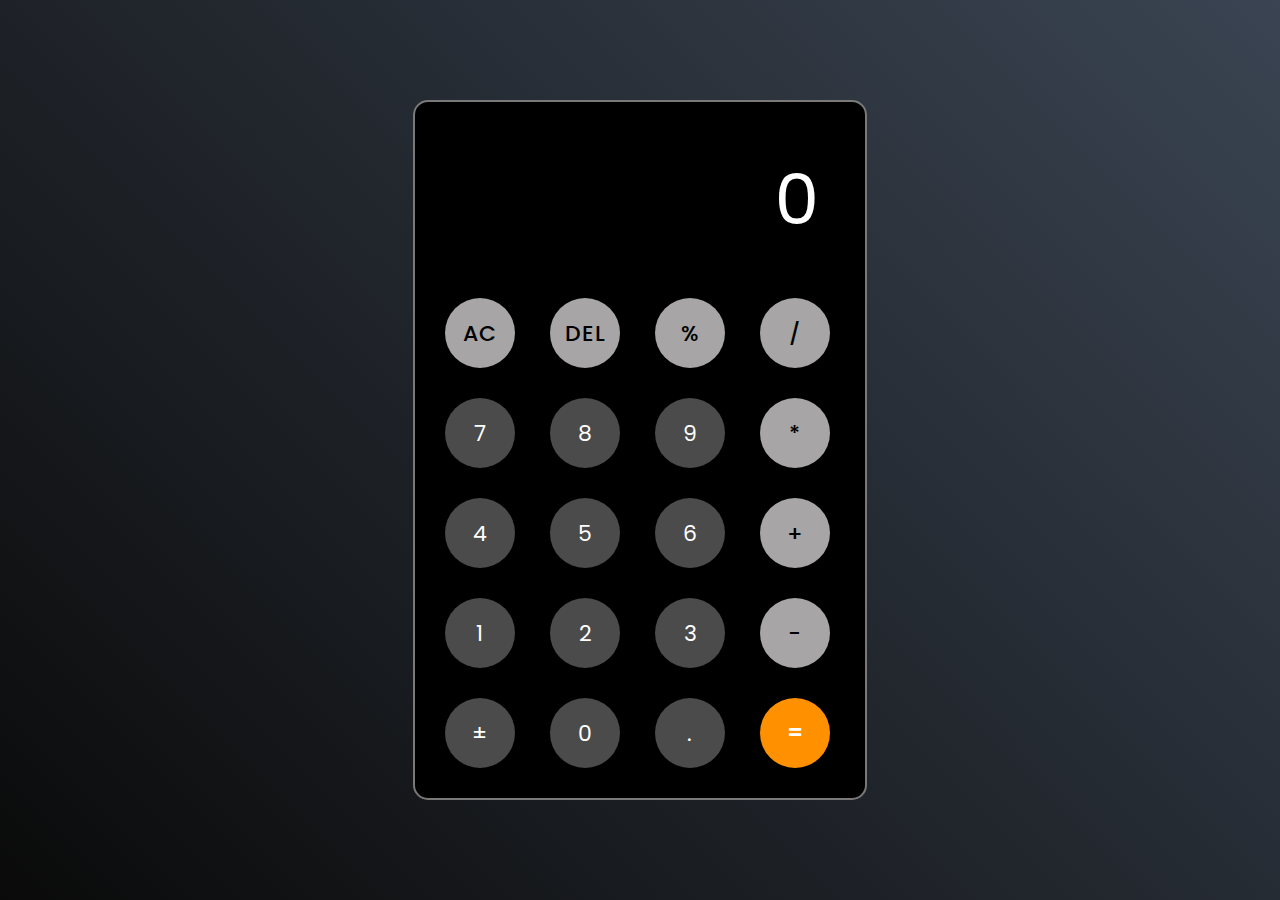
<file: calculator/index.html>
<!DOCTYPE html>
<html lang="en">
<head>
    <meta charset="UTF-8">
    <meta name="viewport" content="width=device-width, initial-scale=1.0">
    <title>calculator</title>
    <link rel="stylesheet" href="style.css">
    <link rel="preconnect" href="https://fonts.googleapis.com">
    <link rel="preconnect" href="https://fonts.gstatic.com" crossorigin>
    <link href="https://fonts.googleapis.com/css2?family=Poppins:ital,wght@0,100;0,200;0,300;0,400;0,500;0,600;0,700;0,800;0,900;1,100;1,200;1,300;1,400;1,500;1,600;1,700;1,800;1,900&display=swap" rel="stylesheet">
</head>
<body>
    <div class="calculator">
        <div class="display">
            <input type="text" id="inputBox" value="0" placeholder="0">
        </div>

        <div class="row">
            <button type="button" class="opr">AC</button>
            <button type="button" class="opr">DEL</button>
            <button type="button" class="opr">%</button>
            <button type="button" class="opr">/</button>
        </div>

        <div class="row">
            <button type="button">7</button>
            <button type="button">8</button>
            <button type="button">9</button>
            <button type="button" class="opr">*</button>
        </div>

        <div class="row">
            <button type="button">4</button>
            <button type="button">5</button>
            <button type="button">6</button>
            <button type="button" class="opr">+</button>
        </div>

        <div class="row">
            <button type="button">1</button>
            <button type="button">2</button>
            <button type="button">3</button>
            <button type="button" class="opr">-</button>
        </div>
        <div class="row">
            <button type="button" id="plusMinus">&#xB1;</button>
            <button type="button">0</button>
            <button type="button">.</button>
            <button type="button" id="eqBtn">=</button>
        </div>
    </div>
    <script src="script.js"></script>
</body>
</html>
</file>
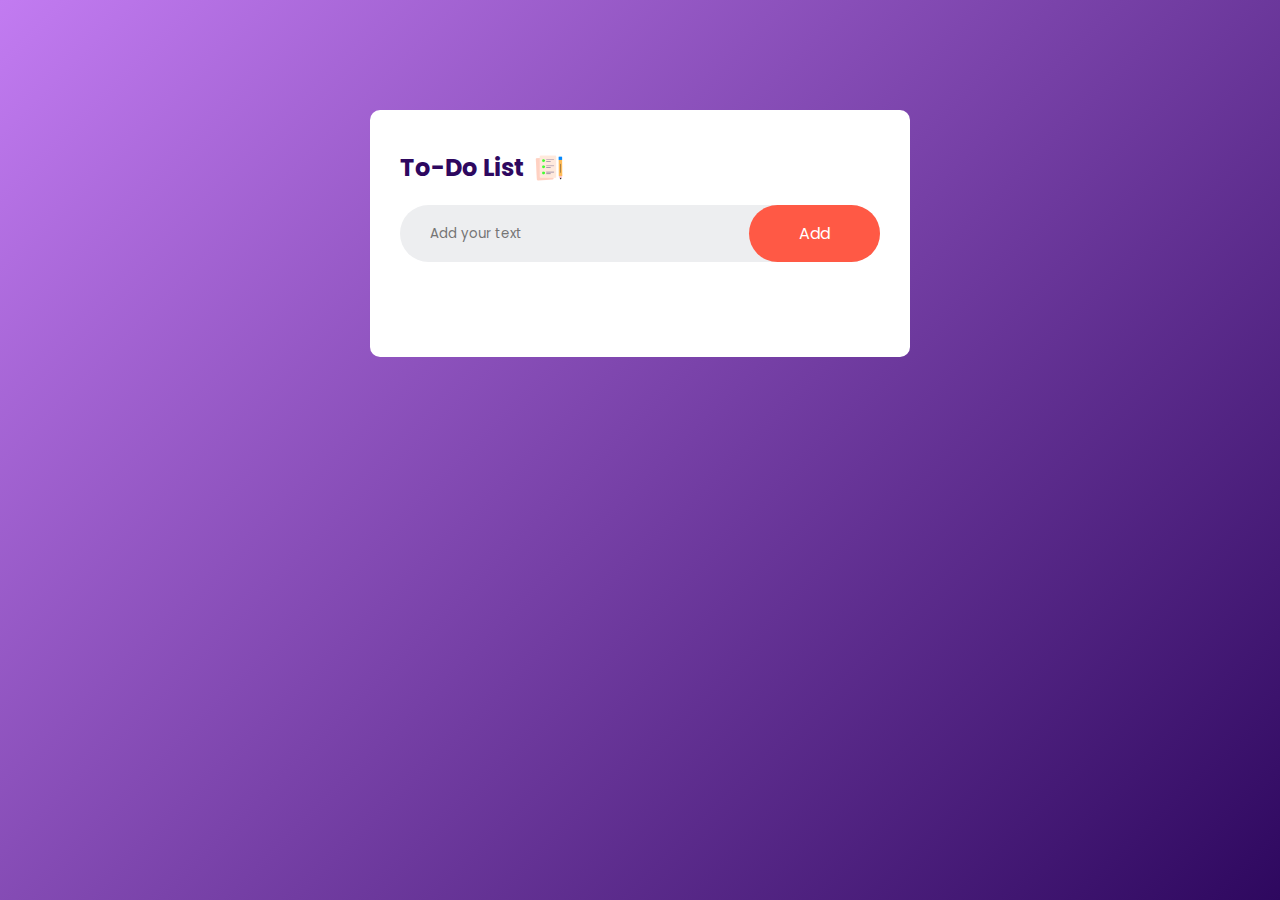
<file: to do webapp/index.html>
<!DOCTYPE html>
<html lang="en">
<head>
    <meta charset="UTF-8">
    <meta name="viewport" content="width=device-width, initial-scale=1.0">
    <title>to-do web-app</title>
    <link rel="stylesheet" href="style.css">
</head>
<body>
    
    <div class="container">
        <div class="todo-app">
            <h2>To-Do List <img src="./images/icon.png" alt=""></h2>
            <div class="row">
                <input type="text" id="input-box" placeholder="Add your text">
                <button onclick="addTask()">Add</button>
            </div>
            <ul id="list-container">
                <!-- <li class="checked">Task 1</li>
                <li>Task 2</li>
                <li>Task 3</li> -->
            </ul>
        </div>
    </div>
    <script src="script.js"></script>

</body>
</html>
</file>
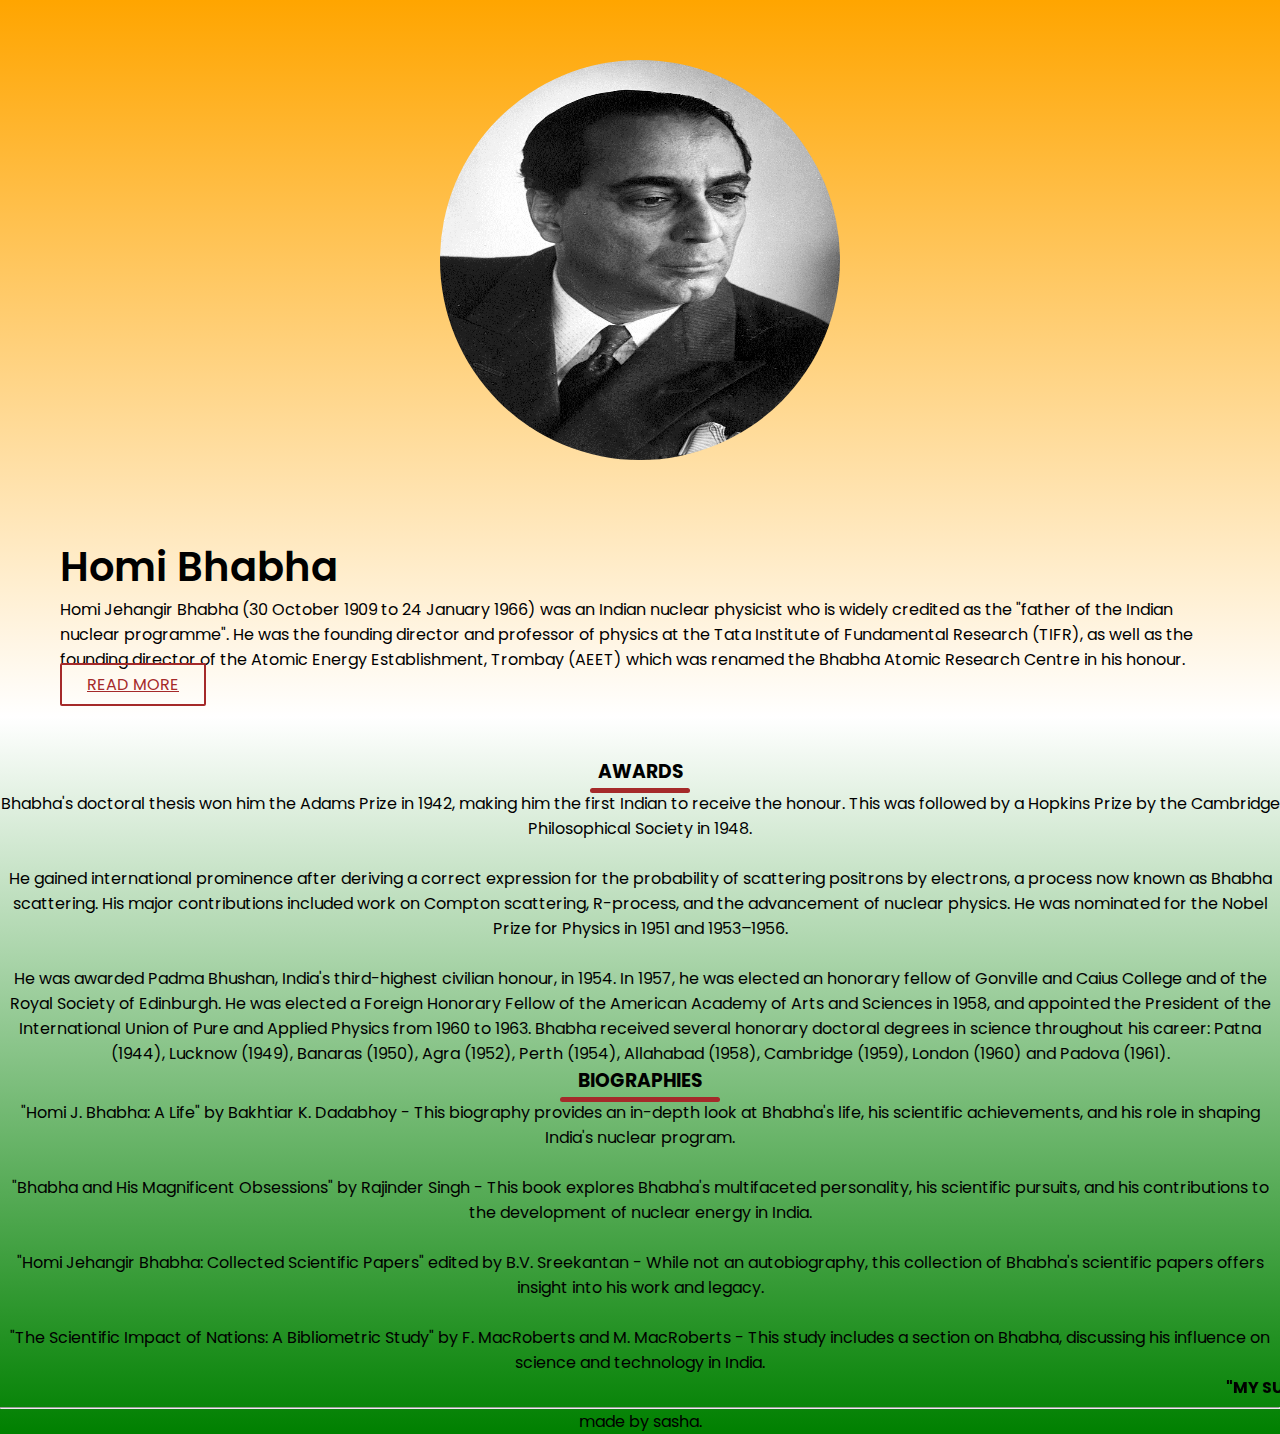
<file: tribute page/index.html>
<!DOCTYPE html>
<html lang="en">
<head>
    <meta charset="UTF-8">
    <meta name="viewport" content="width=device-width, initial-scale=1.0">
    <title>Homi J. Bhabha</title>
    <link rel="stylesheet" href="style.css">
    <link rel="stylesheet" href="https://cdn.jsdelivr.net/npm/bootstrap@4.5.3/dist/css/bootstrap.min.css" integrity="sha384-TX8t27EcRE3e/ihU7zmQxVncDAy5uIKz4rEkgIXeMed4M0jlfIDPvg6uqKI2xXr2" crossorigin="anonymous">
</head>
<body>

    <section id="heading">
        <div class="container">
            <div class="row">
                <div class="col-md-6 text-centre py-4">
                    <img src="./images/Homi_Jehangir_Bhabha_1960s.jpg" alt="Homi Bhabha" width="400px" height="400px">
                </div>
                <div class="col-md-6">
                    <p class="promo-title text-centre">Homi Bhabha</p>
                    <p>Homi Jehangir Bhabha (30 October 1909 to 24 January 1966) was an Indian nuclear physicist who is widely credited as the "father of the Indian nuclear programme". He was the founding director and professor of physics at the Tata Institute of Fundamental Research (TIFR), as well as the founding director of the Atomic Energy Establishment, Trombay (AEET) which was renamed the Bhabha Atomic Research Centre in his honour.</p>
                    <div class="text-centre">
                        <a href="https://en.wikipedia.org/wiki/Homi_J._Bhabha" class="btn btn-primary">READ MORE</a>
                    </div>
                </div>
            </div>
        </div>
    </section>
    


    <section id="awards">
        <div class="container" id="more">
            <h3 class="title text-centre font-weight-bold">AWARDS</h3>
            <ul class="py-4">
                <li>Bhabha's doctoral thesis won him the Adams Prize in 1942, making him the first Indian to receive the honour. This was followed by a Hopkins Prize by the Cambridge Philosophical Society in 1948.
                </li>
                <br>
                <li>He gained international prominence after deriving a correct expression for the probability of scattering positrons by electrons, a process now known as Bhabha scattering. His major contributions included work on Compton scattering, R-process, and the advancement of nuclear physics. He was nominated for the Nobel Prize for Physics in 1951 and 1953–1956.
                </li>
                <br>
                <li>He was awarded Padma Bhushan, India's third-highest civilian honour, in 1954. In 1957, he was elected an honorary fellow of Gonville and Caius College and of the Royal Society of Edinburgh. He was elected a Foreign Honorary Fellow of the American Academy of Arts and Sciences in 1958, and appointed the President of the International Union of Pure and Applied Physics from 1960 to 1963. Bhabha received several honorary doctoral degrees in science throughout his career: Patna (1944), Lucknow (1949), Banaras (1950), Agra (1952), Perth (1954), Allahabad (1958), Cambridge (1959), London (1960) and Padova (1961).</li>
                
            </ul>
        </div>
    </section>


    <section id="awards">
        <div class="container" id="more">
            <h3 class="title2 text-centre font-weight-bold">BIOGRAPHIES</h3>
            <ul class="py-4">
                <li>"Homi J. Bhabha: A Life" by Bakhtiar K. Dadabhoy - This biography provides an in-depth look at Bhabha's life, his scientific achievements, and his role in shaping India's nuclear program.
                </li>
                <br>
                <li>"Bhabha and His Magnificent Obsessions" by Rajinder Singh - This book explores Bhabha's multifaceted personality, his scientific pursuits, and his contributions to the development of nuclear energy in India.
                </li>
                <br>
                <li>"Homi Jehangir Bhabha: Collected Scientific Papers" edited by B.V. Sreekantan - While not an autobiography, this collection of Bhabha's scientific papers offers insight into his work and legacy.
                </li>
                <br>
                <li>"The Scientific Impact of Nations: A Bibliometric Study" by F. MacRoberts and M. MacRoberts - This study includes a section on Bhabha, discussing his influence on science and technology in India.
                </li>
            </ul>
        </div>
    </section>

    <marquee direction="left">
        <strong class="homi">"My success will not depend on what A or B thinks of me. My success will be what I make of my work." ~ Homi J. Bhabha</strong>
    </marquee>

    <hr>

    <footer>
        <p class="sasha">made by sasha.</p>
    </footer>

</body>
</html>
</file>
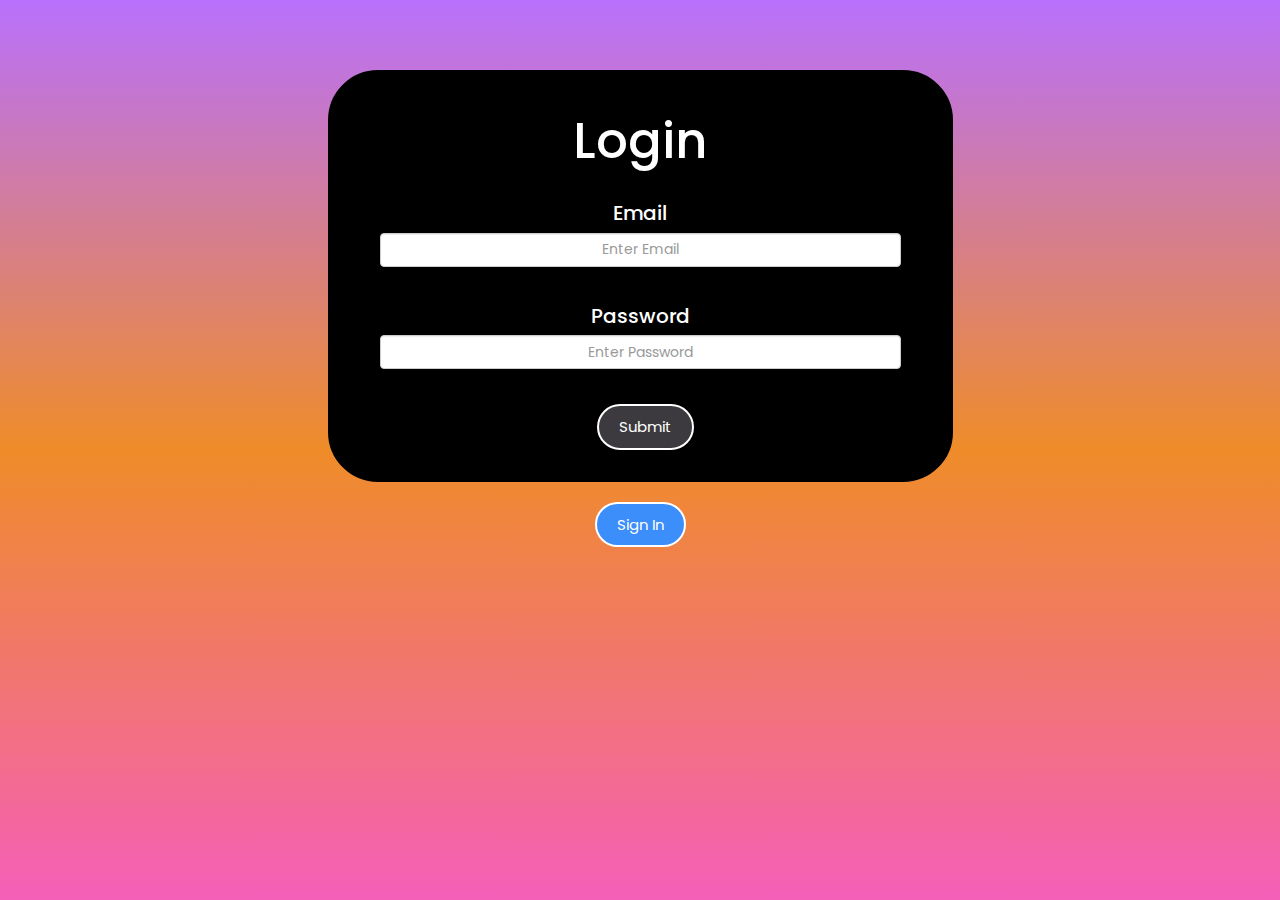
<file: login authentication/login.html>
<!DOCTYPE html>
<html lang="en">
<head>
    <meta charset="UTF-8">
    <meta name="viewport" content="width=device-width, initial-scale=1.0">
    <link
      rel="stylesheet"
      href="https://maxcdn.bootstrapcdn.com/bootstrap/3.4.1/css/bootstrap.min.css"
    />
    <link rel="stylesheet" href="style.css" />
    <script src="https://ajax.googleapis.com/ajax/libs/jquery/3.7.1/jquery.min.js"></script>
    <script src="https://maxcdn.bootstrapcdn.com/bootstrap/3.4.1/js/bootstrap.min.js"></script>

    <title>Login</title>
</head>
<body>
    <div class="container">
        <div class="card">
            <div class="box">

                <h2>Login</h2>
                <div class="space">

                    <form action="#">
                        <div class="form-group">
                            <label for="email">Email</label>
                            <input type="email" class="form-control" id="email" name="email" placeholder="Enter Email">
                        </div>
                        
                        <div class="form-group">
                            <label for="password">Password</label>
                            <input type="password" class="form-control" id="password" name="password" placeholder="Enter Password">
                        </div>
                    </div>
                    
                    <button type="button" onclick="saveData()" class="btn" id="save_btn"> Submit </button>
                </div>
                    <br>
                    <button type="button" class="btn1"><a href="registration.html">Sign In</a></button>

            </form>
        </div>
    </div>
</body>

<script>
    function saveData(){
        let email, password;
        email=document.getElementById("email").value;
        password=document.getElementById("password").value;

        let user_records=new Array();
        user_record=JSON.parse(localStorage.getItem("users"))?JSON.parse(localStorage.getItem("users")):[]
        if(user_record.some((v)=>{
            return v.email==email && v.password==password
        })){
            alert("Login Succesful !!")
            let current_user=user_record.filter((v)=>{
                return v.email==email && v.password==password
            })[0]

            localStorage.setItem("name",current_user.name);
            localStorage.setItem("email",current_user.email);
            window.location.href="profile.html";
        }
        else{
            alert("Login Failed");
        }
    }
</script>

</html>
</file>
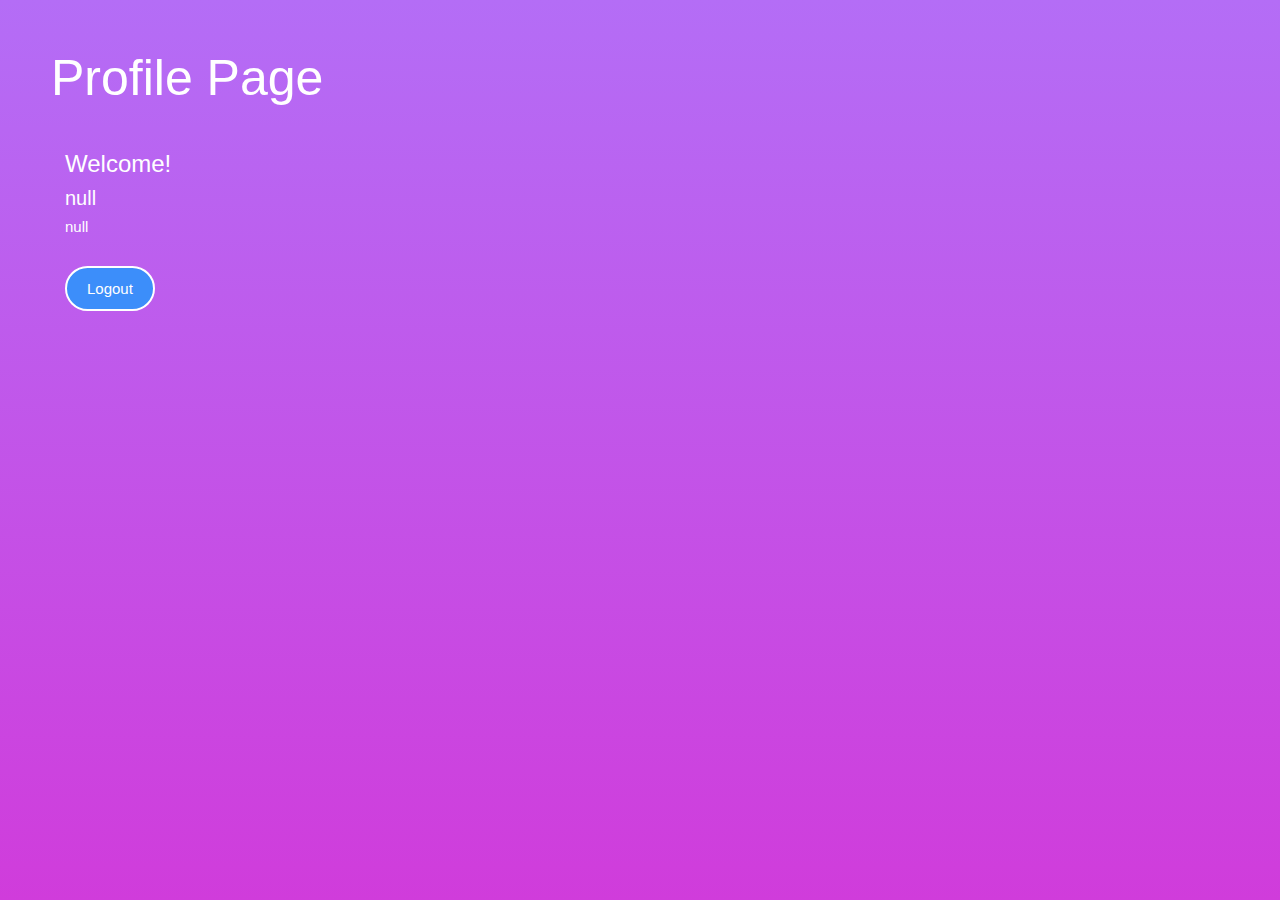
<file: login authentication/profile.html>
<!DOCTYPE html>
<html lang="en">
<head>
    <meta charset="UTF-8">
    <meta name="viewport" content="width=device-width, initial-scale=1.0">

     <link
      rel="stylesheet"
      href="https://maxcdn.bootstrapcdn.com/bootstrap/3.4.1/css/bootstrap.min.css"
    />
    <link rel="stylesheet" href="style.css" />
    <script src="https://ajax.googleapis.com/ajax/libs/jquery/3.7.1/jquery.min.js"></script>
    <script src="https://maxcdn.bootstrapcdn.com/bootstrap/3.4.1/js/bootstrap.min.js"></script>

    <title>Profile</title>
</head>
<body>
    <div class="d-flex justify-content-start">
        
        <div class="card">
            <h2 class="head">Profile Page</h2>
        </div>
        <div class="less">

            <h3>Welcome!</h3>
            <h4>
                <script>
                    document.write(localStorage.getItem("name"));
                </script>
                
            </h4>
            <h6>
                <script>
                    document.write(localStorage.getItem("email"));
                </script>
            </h6>
            <br>
            <button onclick="logOut()" class="btn1">Logout</button>
            
        </div>
    </div>
</body>
<script>
    function logOut(){
        localStorage.removeItem("name");
        localStorage.removeItem("email");
        window.location.href="login.html"
    }
</script>
</html>
</file>
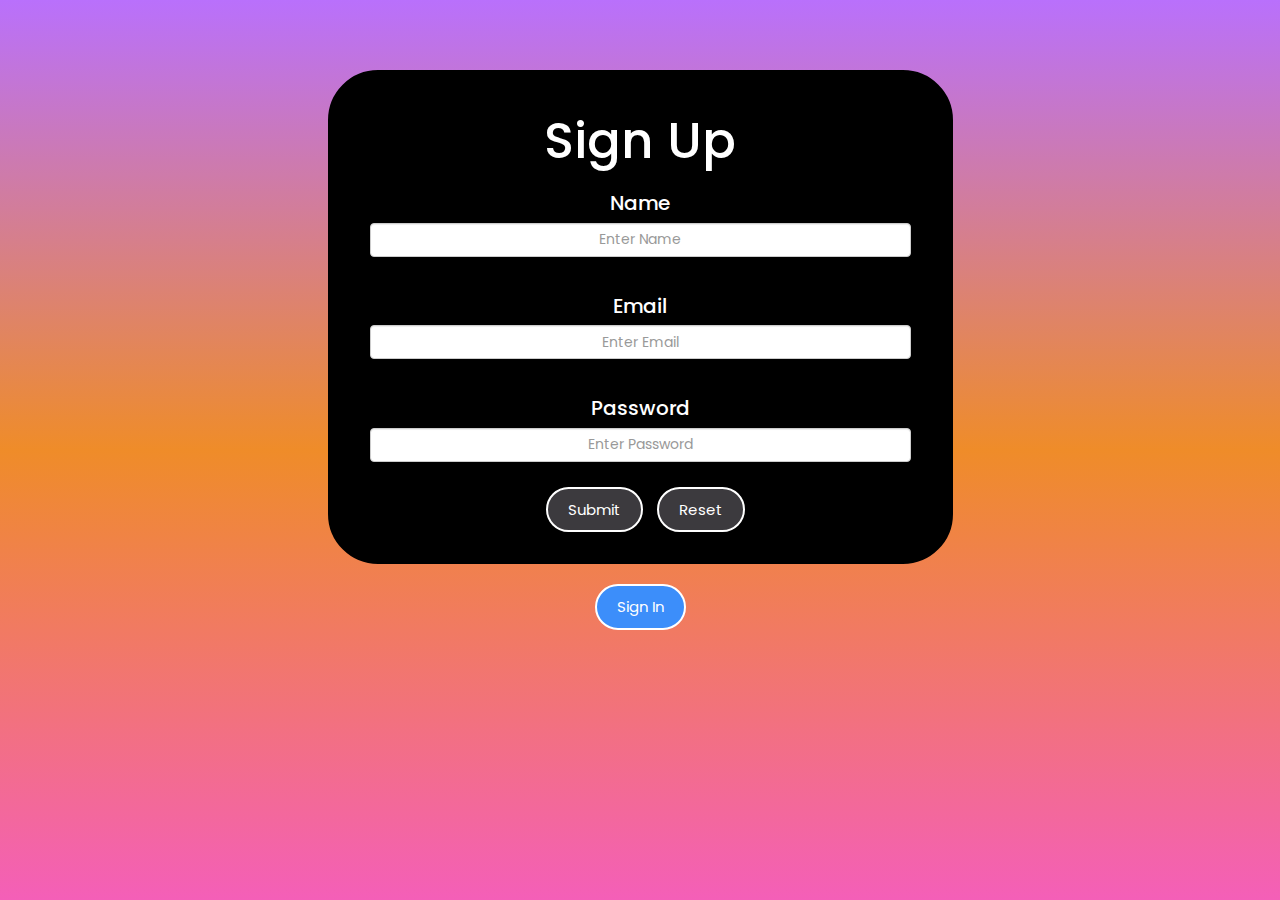
<file: login authentication/registration.html>
<!DOCTYPE html>
<html lang="en">
  <head>
    <meta charset="UTF-8" />
    <meta name="viewport" content="width=device-width, initial-scale=1.0" />
    <title>Sign Up</title>
    <link
      rel="stylesheet"
      href="https://maxcdn.bootstrapcdn.com/bootstrap/3.4.1/css/bootstrap.min.css"
    />
    <link rel="stylesheet" href="style.css" />
    <script src="https://ajax.googleapis.com/ajax/libs/jquery/3.7.1/jquery.min.js"></script>
    <script src="https://maxcdn.bootstrapcdn.com/bootstrap/3.4.1/js/bootstrap.min.js"></script>
  </head>
  <body>
    <div class="container">
      <div class="card">
          <div class="box">
        <h2>Sign Up</h2>

        <form action="#">

                <div class="form-group">
                    <label for="name">Name</label>
                    <input
                    type="text"
                    class="form-control"
                    id="name"
                    name="name"
                    placeholder="Enter Name"
                    />
                </div>
                
                <div class="form-group">
                    <label for="email">Email</label>
                    <input
                    type="email"
                    class="form-control"
                    id="email"
                    name="email"
                    placeholder="Enter Email"
                    />
                </div>
                
                <div class="form-group">
                    <label for="password">Password</label>
                    <input
                    type="password"
                    class="form-control"
                    id="password"
                    name="password"
                    placeholder="Enter Password"
                    />
                </div>
                <div class="text-centre">
                    <button
                    type="button"
                    onclick="saveData()"
                    class="btn"
                    id="save_btn"
                    >
                    Submit
                </button>
                <button type="reset" class="btn" id="">Reset</button>
            </div>
        </div>
        </form>
        <div class="signin">
            <br>
          <button type="button" class="btn1"><a href="login.html">Sign In</a></button>
        </div>
      </div>
    </div>
  </body>
  <script>
    function saveData() {
      let name, email, password;
      name = document.getElementById("name").value;
      email = document.getElementById("email").value;
      password = document.getElementById("password").value;

      //  localStorage.setItem("name",name);
      //localStorage.setItem("email",email);
      //localStorage.setItem("password",password);

      let user_records=new Array();
      user_records=JSON.parse(localStorage.getItem("users"))?JSON.parse(localStorage.getItem("users")):[];
      if (
        user_records.some((v) => {
          return v.email == email
        })) {alert("Email Already Taken!");
      } 
      else{
        user_records.push({
          "name": name,
          "email": email,
          "password": password,
        })
        localStorage.setItem("users",JSON.stringify(user_records))
        
        alert("Account Successfully Created!")

      }
    }
  </script>
</html>
</file>
<file: calculator/style.css>
*{
    margin: 0;
    padding: 0;
    font-family: "Poppins", sans-serif;
    letter-spacing: 1px;
}

body{
    min-height: 100vh;
    max-width: 100%;
    display: flex;
    justify-content: center;
    align-items: center;
    background: linear-gradient(45deg, #0a0a0a, #3a4452);
}

.calculator{
    padding: 15px;
    border: 2px solid rgb(122, 121, 120);
    border-radius: 15px;
    background-color: #000;
}

.display input{
    width: 360px;
    border: none;
    outline: none;
    padding: 20px;
    margin: 10px;
    background: transparent;
    color: #fff;
    font-size: 70px;
    text-align: right;
    cursor: pointer;
}

input::placeholder{
    color: #fff;
}

button{
    width: 70px;
    height: 70px;
    margin: 15px;
    background: rgb(75, 75, 75);
    color: #fff;
    font-size: 22px;
    font-weight: 400;
    border: 0;
    border-radius: 50px;
    
    }

button:active{
    background: rgb(51, 51, 51);
    transform: translate(2px,2px);
    }

.opr{
    color: black;
    background: #a7a5a5;
    font-weight: 500;
}

.opr:active{
    background: rgb(128, 127, 127);
    transform: translate(2px,2px);
}

#eqBtn{
    background: rgb(255, 145, 0);
    font-weight: 600;
}

#eqBtn:active{
    background: rgb(217, 101, 18);
    transform: translate(2px,2px);
}
</file>
<file: to do webapp/style.css>
@import url('https://fonts.googleapis.com/css2?family=Poppins:ital,wght@0,100;0,200;0,300;0,400;0,500;0,600;0,700;0,800;0,900;1,100;1,200;1,300;1,400;1,500;1,600;1,700;1,800;1,900&display=swap');

*{
    margin: 0;
    padding: 0;
    font-family: 'Poppins', sans-serif;
    box-sizing: border-box;
}

.container{
    width: 100%;
    min-height: 100vh;
    background: linear-gradient(135deg, #c27bf1, #2e085f);
    padding: 10px;
}

.todo-app{
    width: 100%;
    max-width: 540px;
    background: #fff;
    margin: 100px auto 20px;
    padding: 40px 30px 70px;
    border-radius: 10px;
}

.todo-app h2{
    color: #2e085f;
    display: flex;
    align-items: center;
    margin-bottom: 20px;
}

.todo-app h2 img{
    width: 30px;
    margin-left: 10px;
}

.row{
    display: flex;
    align-items: center;
    justify-content: space-between;
    background: #edeef0;
    border-radius: 30px;
    padding-left: 20px;
    margin-bottom: 25px;
}

input{
    flex: 1;
    border: none;
    outline: none;
    background: transparent;
    padding: 10px;
}

button{
    border: none;
    outline: none;
    padding: 16px 50px;
    background: #ff5945;
    color: #fff;
    font-size: 16px;
    cursor: pointer;
    border-radius: 40px;
}

button:hover{
    background: #dd4d3d;
}

ul li{
    list-style: none;
    font-size: 17px;
    padding: 12px 8px 12px 50px;
    user-select: none;
    cursor: pointer;
    position: relative;
}

ul li::before{
    content: '';
    position: absolute;
    height: 28px;
    width: 28px;
    border-radius: 50%;
    background-image: url(images/unchecked.png);
    background-size: cover;
    background-position: center;
    top: 12px;
    left: 8px;
}

ul li.checked{
    color: #555;
    text-decoration: line-through;
}

ul li.checked::before{
    background-image: url(images/checked.png);
}

ul li span{
    position: absolute;
    right: 0;
    top: 5px;
    width: 40px;
    height: 40px;
    font-size: 22px;
    color: #555;
    line-height: 40px;
    text-align: center;
}

ul li span:hover{
    background: #edeef0;
    border-radius: 50%;
}
</file>
<file: tribute page/style.css>
@import url('https://fonts.googleapis.com/css2?family=Poppins:ital,wght@0,100;0,200;0,300;0,400;0,500;0,600;0,700;0,800;0,900;1,100;1,200;1,300;1,400;1,500;1,600;1,700;1,800;1,900&display=swap');
*{
    margin: 0;
    padding: 0;
}

body{
    font-family: 'Poppins', sans-serif !important;
}

.promo-title{
    font-size: 40px;
    font-weight: 600;
    margin-top: 70px;
}

.btn-primary{
    box-shadow: none !important;
    padding: 8px 25px;
    border-radius: 2px !important;
    border: 2px solid brown !important;
    color: brown !important; 
    background: none !important;
}

.btn-primary:hover{
    background: brown !important;
    color: #fff !important;
    border: 2px solid #fff !important;
}

.row{
    padding: 60px;
}

.title{
    text-align: center;
}
.title2{
    text-align: center;
}

.py-4{
    list-style-type: none;
    text-align: center;
}

#award{
    padding: 40px 0;
    color: brown;
}

.title::after{ 
    content: '';
    background: brown;
    height: 5px;
    width: 100px;
    margin-left: auto;
    margin-right: auto;
    display: block !important;
    border-radius: 50px;
    transform: translateY(2px);
}

.title2::after{
    content: '';
    background: brown;
    height: 5px;
    width: 160px;
    margin-left: auto;
    margin-right: auto;
    display: block !important;
    border-radius: 50px;
    transform: translateY(2px);
}

.homi{
    text-transform: uppercase;
}

.sasha{
    text-align: center;
}

body{
    background: linear-gradient(orange,white,green) !important;
}
img {
    border-radius: 200px !important;
 }
</file>
<file: login authentication/style.css>
@import url('https://fonts.googleapis.com/css2?family=Poppins:ital,wght@0,100;0,200;0,300;0,400;0,500;0,600;0,700;0,800;0,900;1,100;1,200;1,300;1,400;1,500;1,600;1,700;1,800;1,900&display=swap');

.container{
    width: 100%;
    height: 100vh;
    background: linear-gradient(rgb(185, 112, 252), rgb(239, 140, 41), rgb(244, 95, 184));
    color: white;
    font-family: 'Poppins',sans-serif;
}

.container .card{
    width: 50%;
    height: 50%;
    text-align: center;
    margin: auto;
}

label{
    font-size: 20px;
    font-weight: 500;
}

h2{
    font-size: 50px;
    padding: 10px;
    margin: 1px;
}

.form-group{
    padding: 10px;
}

.btn{
    background-color: rgb(60, 58, 62);
    border-radius: 30px;
    border: 2px solid white;
    font-size: 15px;
    padding: 10px 20px;
    display: inline;
    justify-content: space-between;
    margin-left: 10px;
}

button:hover{
    background: rgb(85, 80, 85);
    color: white;
}

.btn1{
    background: rgb(60, 142, 250);
    border: 2px solid white;
    border-radius: 30px;
    font-size: 15px;
    padding: 10px 20px;
}

.btn1:hover{
    background-color: rgb(78, 99, 206);
}

a{
    color: white;
}

label{
    align-items: left;
}

.box{
    border: 2px solid black;
    padding: 30px;
    margin-top: 70px;
    box-sizing: border-box;
    border-radius: 50px;
    background: black;
}

.space{
    padding: 10px;
}

h2 .head{
    margin-top: 600px;
}

.less{
    margin: 10px 20px;
    padding: 5px;
}

.d-flex{
    width: 100%;
    height: 100vh;
    background: linear-gradient(rgb(180, 109, 246), rgb(208, 60, 219));
    color: white;
    padding: 40px;
}

h4{
    font-size: 20px;
    padding: 0px;
}
h6{
    font-size: 15px;
}
::placeholder {
text-align: center;
}
</file>
